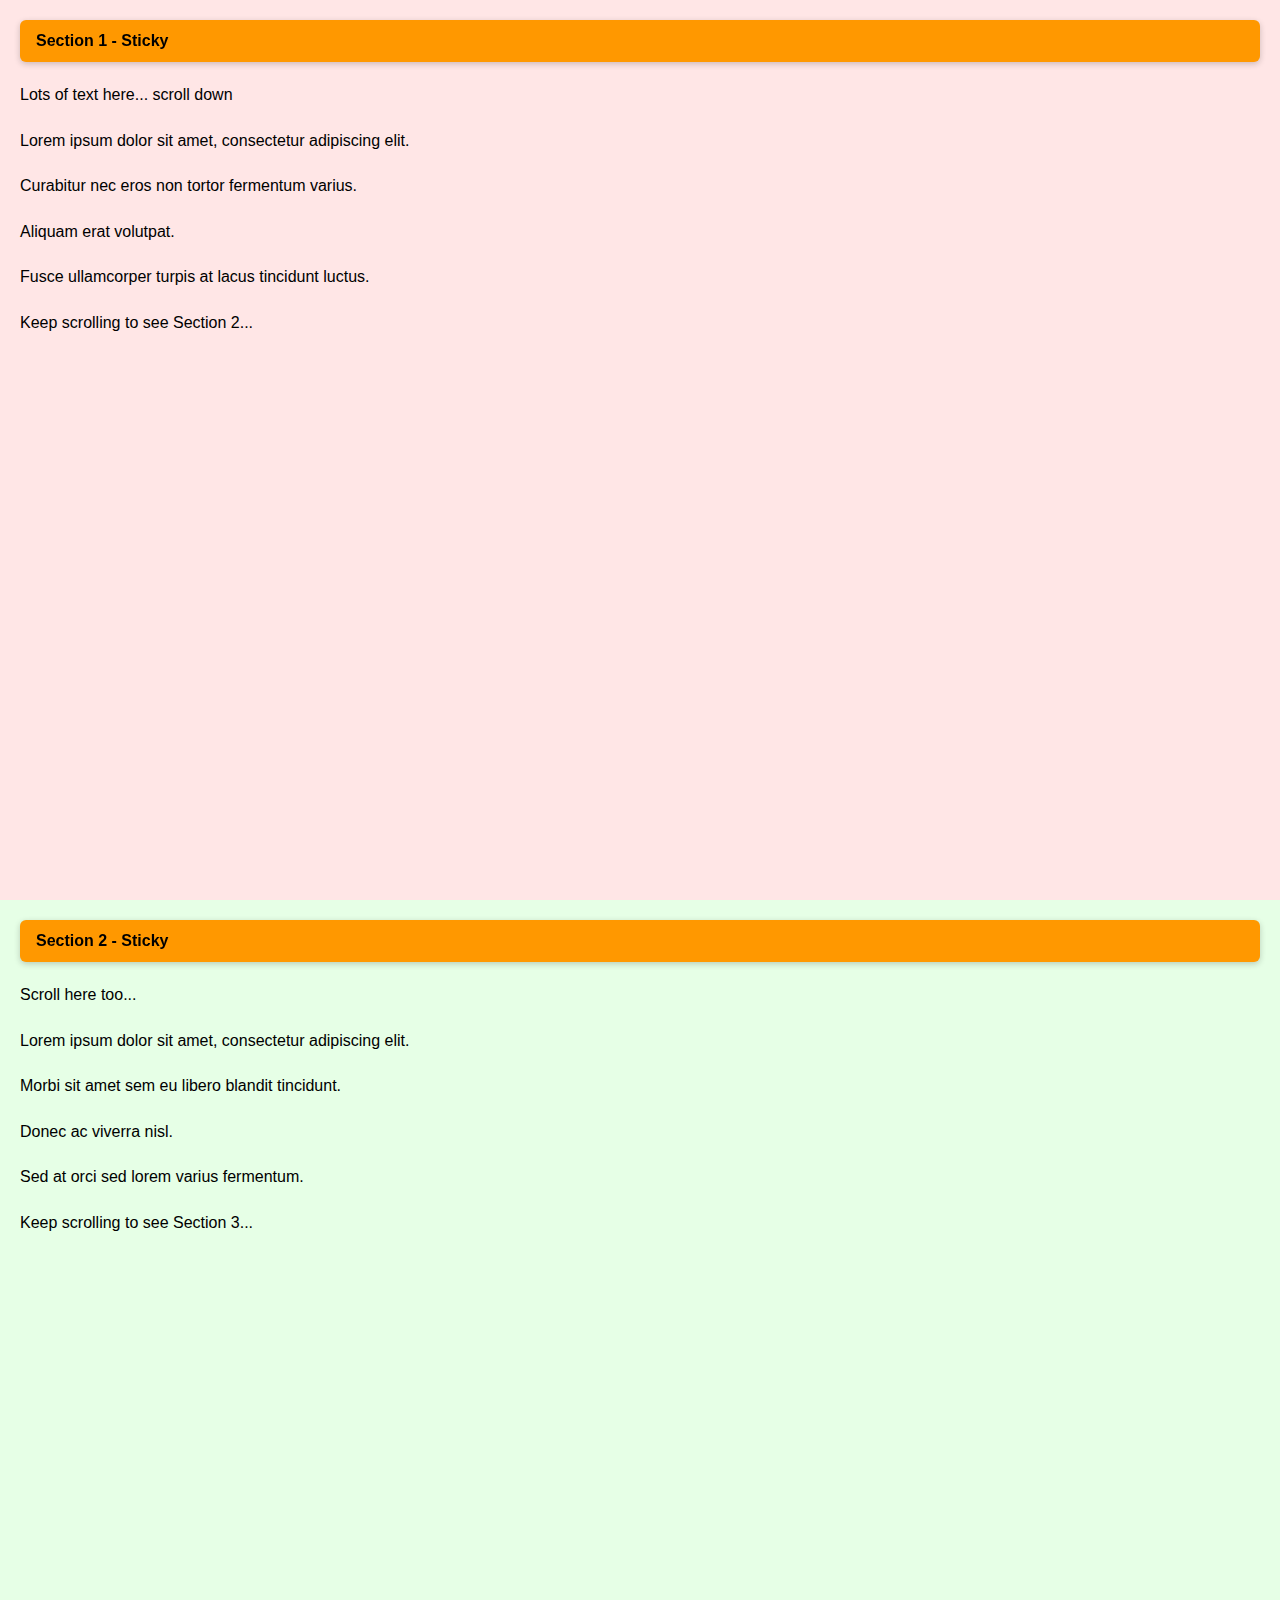
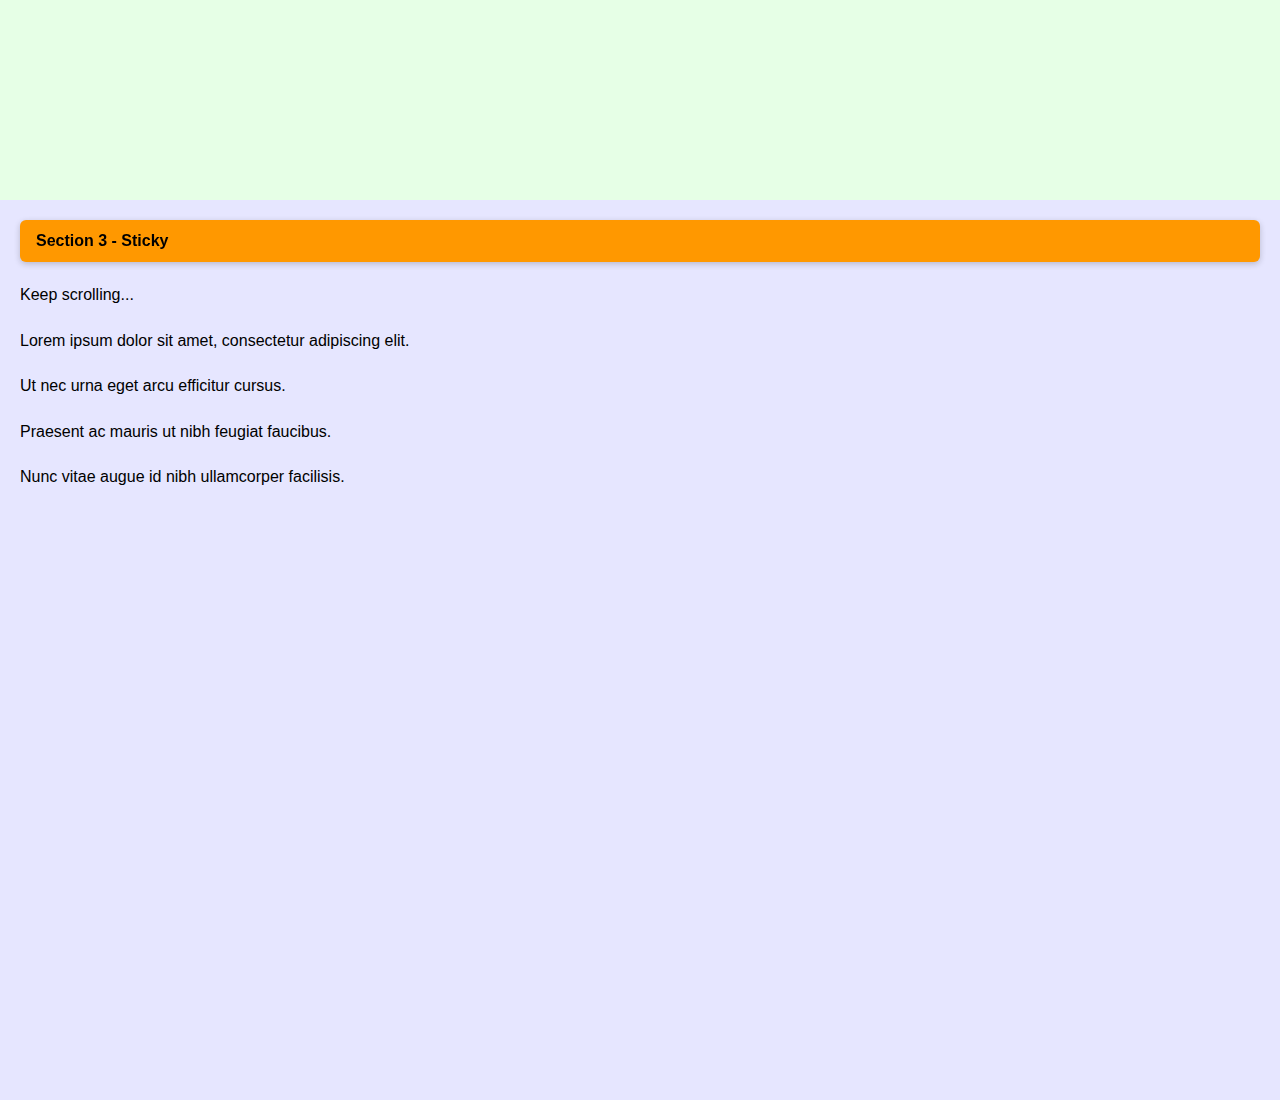
<file: about.html>
<!DOCTYPE html>
<html lang="en">
<head>
  <meta charset="UTF-8">
  <meta name="viewport" content="width=device-width, initial-scale=1.0">
  <title>Sticky in Section Demo</title>
  <style>
    body {
      margin: 0;
      font-family: Arial, sans-serif;
    }

    section {
      min-height: 100vh;        /* each section is at least 1 screen tall */
      padding: 20px;
      box-sizing: border-box;
    }

    /* Different backgrounds to see sections */
    .section1 { background: #ffe6e6; }
    .section2 { background: #e6ffe6; }
    .section3 { background: #e6e6ff; }

    .sticky-box {
      position: sticky;
      top: 0;                   /* sticks to top when scrolling */
      background: #ff9800;
      padding: 12px 16px;
      font-weight: bold;
      border-radius: 6px;
      box-shadow: 0 2px 6px rgba(0,0,0,0.2);
      z-index: 10;
    }

    p {
      margin: 20px 0;
      line-height: 1.6;
    }
  </style>
</head>
<body>

  <section class="section1">
    <div class="sticky-box">Section 1 - Sticky</div>
    <p>Lots of text here... scroll down</p>
    <p>Lorem ipsum dolor sit amet, consectetur adipiscing elit.</p>
    <p>Curabitur nec eros non tortor fermentum varius.</p>
    <p>Aliquam erat volutpat.</p>
    <p>Fusce ullamcorper turpis at lacus tincidunt luctus.</p>
    <p>Keep scrolling to see Section 2...</p>
  </section>

  <section class="section2">
    <div class="sticky-box">Section 2 - Sticky</div>
    <p>Scroll here too...</p>
    <p>Lorem ipsum dolor sit amet, consectetur adipiscing elit.</p>
    <p>Morbi sit amet sem eu libero blandit tincidunt.</p>
    <p>Donec ac viverra nisl.</p>
    <p>Sed at orci sed lorem varius fermentum.</p>
    <p>Keep scrolling to see Section 3...</p>
  </section>

  <section class="section3">
    <div class="sticky-box">Section 3 - Sticky</div>
    <p>Keep scrolling...</p>
    <p>Lorem ipsum dolor sit amet, consectetur adipiscing elit.</p>
    <p>Ut nec urna eget arcu efficitur cursus.</p>
    <p>Praesent ac mauris ut nibh feugiat faucibus.</p>
    <p>Nunc vitae augue id nibh ullamcorper facilisis.</p>
  </section>

</body>
</html>
</file>
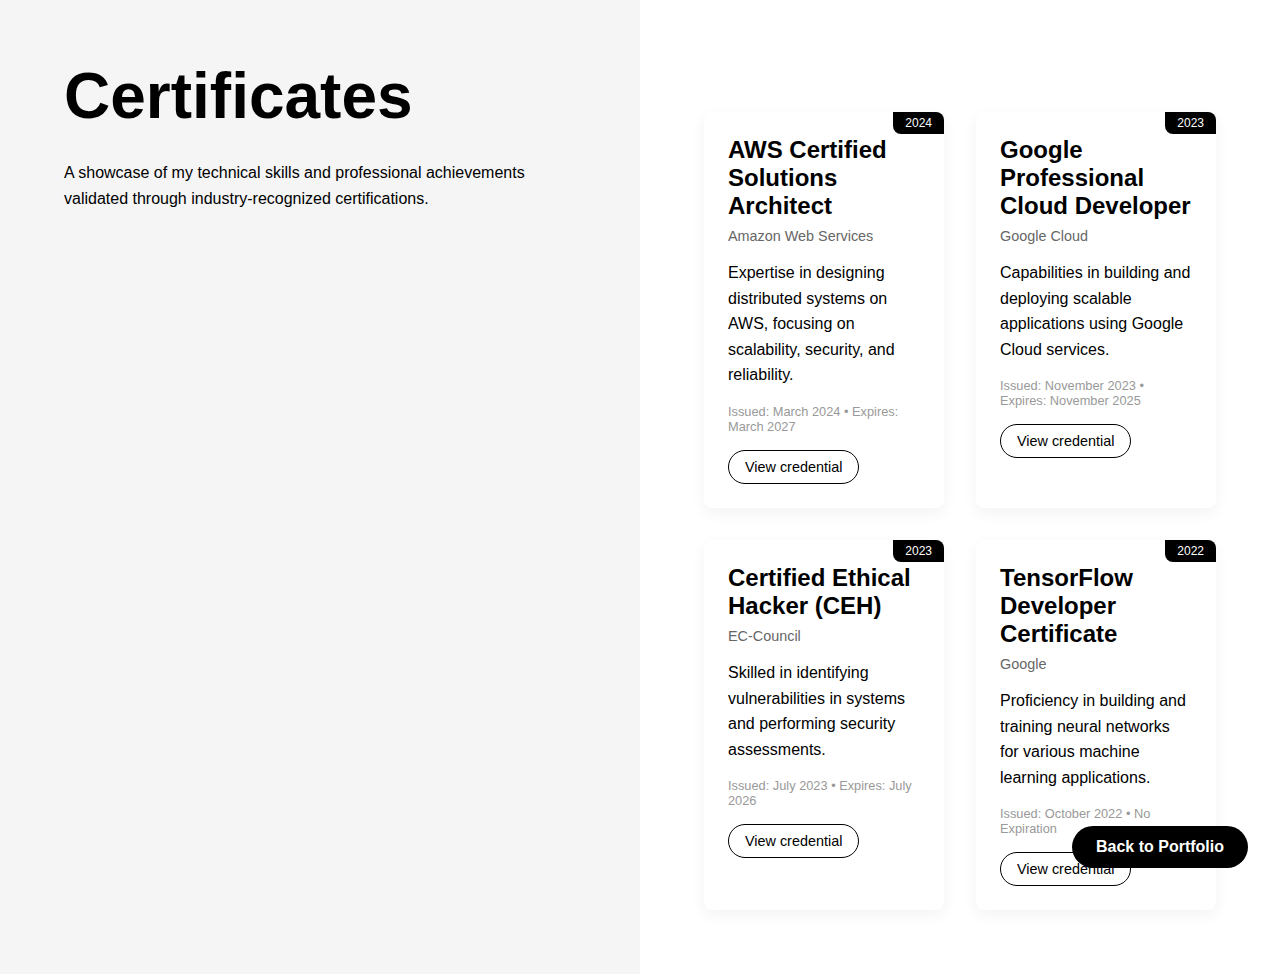
<file: certifications.html>
<!DOCTYPE html>
<html lang="en">
<head>
    <meta charset="UTF-8">
    <meta name="viewport" content="width=device-width, initial-scale=1.0">
    <title>Certificates | Portfolio</title>
    <style>
        /* Reset */
        * {
            margin: 0;
            padding: 0;
            box-sizing: border-box;
            font-family: Arial, sans-serif;
        }
        
        body {
            background-color: #f5f5f5;
            color: #000;
            overflow-x: hidden;
        }
        
        /* Layout */
        .container {
            display: flex;
            min-height: 100vh;
        }
        
        .left-side {
            width: 50%;
            padding: 4rem;
            position: relative;
        }
        
        .right-side {
            width: 50%;
            padding: 4rem;
            background-color: #fff;
            position: relative;
        }
        
        /* Typography */
        h1 {
            font-size: 4rem;
            font-weight: 900;
            margin-bottom: 2rem;
            line-height: 1;
        }
        
        h2 {
            font-size: 2rem;
            margin-bottom: 1rem;
        }
        
        p {
            line-height: 1.6;
            margin-bottom: 1rem;
        }
        
        /* Certification card */
        .cert-grid {
            display: grid;
            grid-template-columns: 1fr 1fr;
            gap: 2rem;
            margin-top: 3rem;
        }
        
        .cert-card {
            background-color: #ffffff;
            border-radius: 8px;
            padding: 1.5rem;
            box-shadow: 0 5px 15px rgba(0, 0, 0, 0.05);
            transition: transform 0.3s ease, box-shadow 0.3s ease;
            cursor: pointer;
            position: relative;
            overflow: hidden;
        }
        
        .cert-card:hover {
            transform: translateY(-5px);
            box-shadow: 0 10px 25px rgba(0, 0, 0, 0.1);
        }
        
        .cert-card .badge {
            position: absolute;
            top: 0;
            right: 0;
            background-color: #000;
            color: #fff;
            padding: 0.25rem 0.75rem;
            font-size: 0.75rem;
            border-radius: 0 0 0 8px;
        }
        
        .cert-card h3 {
            margin-bottom: 0.5rem;
            font-size: 1.5rem;
        }
        
        .cert-card .issuer {
            color: #666;
            font-size: 0.9rem;
            margin-bottom: 1rem;
        }
        
        .cert-card .date {
            color: #999;
            font-size: 0.8rem;
        }
        
        .cert-card .link-btn {
            display: inline-block;
            margin-top: 1rem;
            text-decoration: none;
            color: #000;
            border: 1px solid #000;
            padding: 0.5rem 1rem;
            border-radius: 2rem;
            font-size: 0.9rem;
            transition: all 0.3s ease;
        }
        
        .cert-card .link-btn:hover {
            background-color: #000;
            color: #fff;
        }
        
        /* Navigation */
        .nav {
            position: fixed;
            left: 2rem;
            top: 2rem;
            z-index: 100;
        }
        
        .nav a {
            color: #000;
            text-decoration: none;
            margin-right: 1rem;
            font-weight: bold;
        }
        
        /* Contact button */
        .contact-btn {
            position: fixed;
            right: 2rem;
            bottom: 2rem;
            background-color: #000;
            color: #fff;
            text-decoration: none;
            padding: 0.75rem 1.5rem;
            border-radius: 2rem;
            font-weight: bold;
            z-index: 100;
            transition: transform 0.3s ease;
        }
        
        .contact-btn:hover {
            transform: scale(1.05);
        }
        
        /* Responsive */
        @media (max-width: 768px) {
            .container {
                flex-direction: column;
            }
            
            .left-side, .right-side {
                width: 100%;
                padding: 2rem;
            }
            
            .cert-grid {
                grid-template-columns: 1fr;
            }
            
            h1 {
                font-size: 3rem;
            }
        }
    </style>
</head>
<body>
    
    <a href="index.html" class="contact-btn">Back to Portfolio</a>
    
    <div class="container">
        <div class="left-side">
            <h1>Certificates</h1>
            <p>A showcase of my technical skills and professional achievements validated through industry-recognized certifications.</p>
        </div>
        
        <div class="right-side">
            <div class="cert-grid">
                <!-- You can duplicate these cards for each certification -->
                <div class="cert-card">
                    <div class="badge">2024</div>
                    <h3>AWS Certified Solutions Architect</h3>
                    <div class="issuer">Amazon Web Services</div>
                    <p>Expertise in designing distributed systems on AWS, focusing on scalability, security, and reliability.</p>
                    <div class="date">Issued: March 2024 • Expires: March 2027</div>
                    <a href="#" class="link-btn">View credential</a>
                </div>
                
                <div class="cert-card">
                    <div class="badge">2023</div>
                    <h3>Google Professional Cloud Developer</h3>
                    <div class="issuer">Google Cloud</div>
                    <p>Capabilities in building and deploying scalable applications using Google Cloud services.</p>
                    <div class="date">Issued: November 2023 • Expires: November 2025</div>
                    <a href="#" class="link-btn">View credential</a>
                </div>
                
                <div class="cert-card">
                    <div class="badge">2023</div>
                    <h3>Certified Ethical Hacker (CEH)</h3>
                    <div class="issuer">EC-Council</div>
                    <p>Skilled in identifying vulnerabilities in systems and performing security assessments.</p>
                    <div class="date">Issued: July 2023 • Expires: July 2026</div>
                    <a href="#" class="link-btn">View credential</a>
                </div>
                
                <div class="cert-card">
                    <div class="badge">2022</div>
                    <h3>TensorFlow Developer Certificate</h3>
                    <div class="issuer">Google</div>
                    <p>Proficiency in building and training neural networks for various machine learning applications.</p>
                    <div class="date">Issued: October 2022 • No Expiration</div>
                    <a href="#" class="link-btn">View credential</a>
                </div>
            </div>
        </div>
    </div>
</body>
</html>
</file>
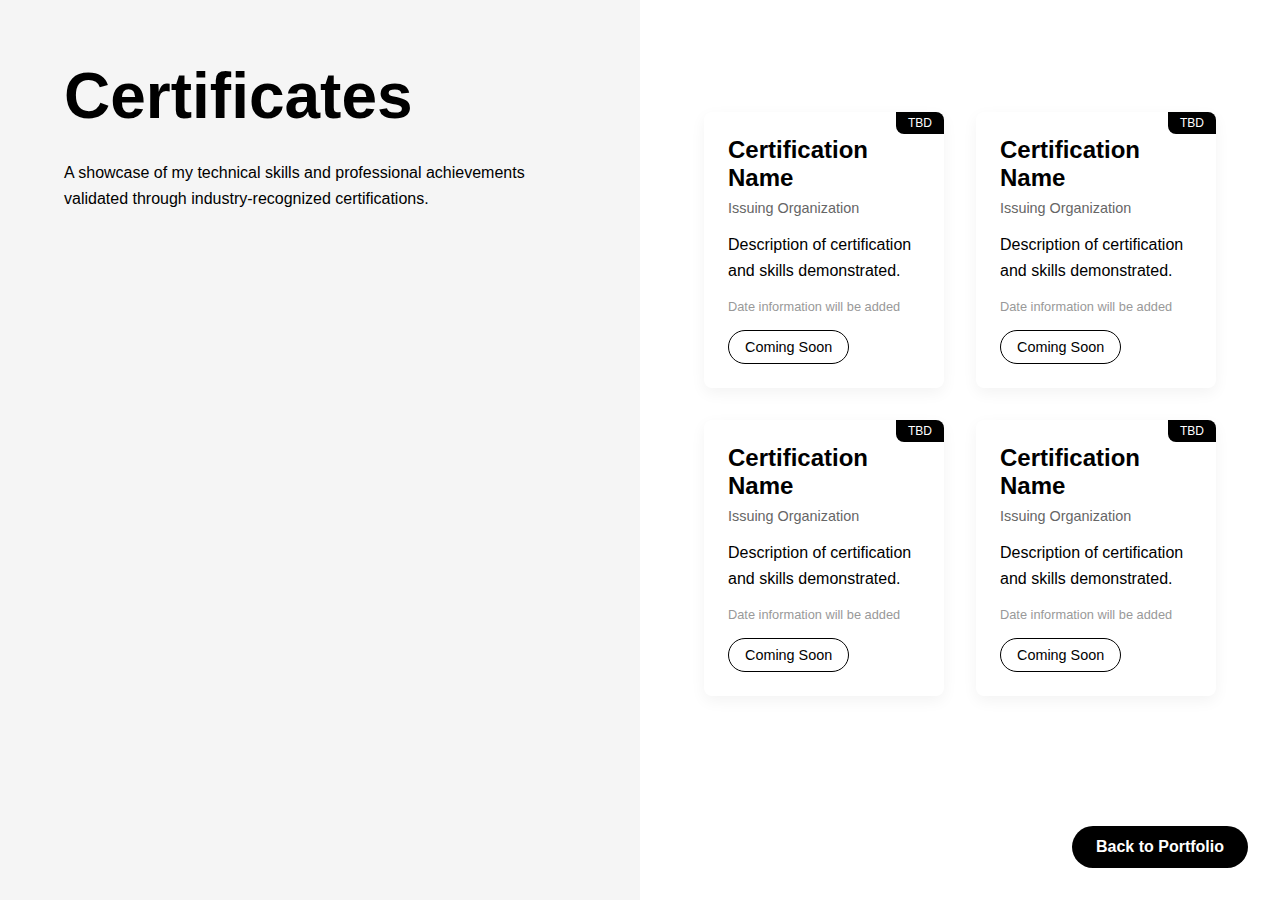
<file: Hjemmesidemac/certifications.html>
<!DOCTYPE html>
<html lang="en">
<head>
    <meta charset="UTF-8">
    <meta name="viewport" content="width=device-width, initial-scale=1.0">
    <title>Certificates | Portfolio</title>
    <style>
        /* Reset */
        * {
            margin: 0;
            padding: 0;
            box-sizing: border-box;
            font-family: Arial, sans-serif;
        }
        
        body {
            background-color: #f5f5f5;
            color: #000;
            overflow-x: hidden;
        }
        
        /* Layout */
        .container {
            display: flex;
            min-height: 100vh;
        }
        
        .left-side {
            width: 50%;
            padding: 4rem;
            position: relative;
        }
        
        .right-side {
            width: 50%;
            padding: 4rem;
            background-color: #fff;
            position: relative;
        }
        
        /* Typography */
        h1 {
            font-size: 4rem;
            font-weight: 900;
            margin-bottom: 2rem;
            line-height: 1;
        }
        
        h2 {
            font-size: 2rem;
            margin-bottom: 1rem;
        }
        
        p {
            line-height: 1.6;
            margin-bottom: 1rem;
        }
        
        /* Certification card */
        .cert-grid {
            display: grid;
            grid-template-columns: 1fr 1fr;
            gap: 2rem;
            margin-top: 3rem;
        }
        
        .cert-card {
            background-color: #ffffff;
            border-radius: 8px;
            padding: 1.5rem;
            box-shadow: 0 5px 15px rgba(0, 0, 0, 0.05);
            transition: transform 0.3s ease, box-shadow 0.3s ease;
            cursor: pointer;
            position: relative;
            overflow: hidden;
        }
        
        .cert-card:hover {
            transform: translateY(-5px);
            box-shadow: 0 10px 25px rgba(0, 0, 0, 0.1);
        }
        
        .cert-card .badge {
            position: absolute;
            top: 0;
            right: 0;
            background-color: #000;
            color: #fff;
            padding: 0.25rem 0.75rem;
            font-size: 0.75rem;
            border-radius: 0 0 0 8px;
        }
        
        .cert-card h3 {
            margin-bottom: 0.5rem;
            font-size: 1.5rem;
        }
        
        .cert-card .issuer {
            color: #666;
            font-size: 0.9rem;
            margin-bottom: 1rem;
        }
        
        .cert-card .date {
            color: #999;
            font-size: 0.8rem;
        }
        
        .cert-card .link-btn {
            display: inline-block;
            margin-top: 1rem;
            text-decoration: none;
            color: #000;
            border: 1px solid #000;
            padding: 0.5rem 1rem;
            border-radius: 2rem;
            font-size: 0.9rem;
            transition: all 0.3s ease;
        }
        
        .cert-card .link-btn:hover {
            background-color: #000;
            color: #fff;
        }
        
        /* Navigation */
        .nav {
            position: fixed;
            left: 2rem;
            top: 2rem;
            z-index: 100;
        }
        
        .nav a {
            color: #000;
            text-decoration: none;
            margin-right: 1rem;
            font-weight: bold;
        }
        
        /* Contact button */
        .contact-btn {
            position: fixed;
            right: 2rem;
            bottom: 2rem;
            background-color: #000;
            color: #fff;
            text-decoration: none;
            padding: 0.75rem 1.5rem;
            border-radius: 2rem;
            font-weight: bold;
            z-index: 100;
            transition: transform 0.3s ease;
        }
        
        .contact-btn:hover {
            transform: scale(1.05);
        }
        
        /* Responsive */
        @media (max-width: 768px) {
            .container {
                flex-direction: column;
            }
            
            .left-side, .right-side {
                width: 100%;
                padding: 2rem;
            }
            
            .cert-grid {
                grid-template-columns: 1fr;
            }
            
            h1 {
                font-size: 3rem;
            }
        }
    </style>
</head>
<body>
    
    <a href="index.html#start" class="contact-btn">Back to Portfolio</a>
    
<div class="container">
 <div class="left-side">
<h1>Certificates</h1>
<p>A showcase of my technical skills and professional achievements validated through industry-recognized certifications.</p>
</div>
<div class="right-side">
<div class="cert-grid">
<!-- Placeholder certification cards -->
<div class="cert-card">
<div class="badge">TBD</div>
<h3>Certification Name</h3>
<div class="issuer">Issuing Organization</div>
<p>Description of certification and skills demonstrated.</p>
<div class="date">Date information will be added</div>
<div class="link-btn">Coming Soon</div>
</div>
<div class="cert-card">
<div class="badge">TBD</div>
<h3>Certification Name</h3>
<div class="issuer">Issuing Organization</div>
<p>Description of certification and skills demonstrated.</p>
<div class="date">Date information will be added</div>
<div class="link-btn">Coming Soon</div>
</div>
<div class="cert-card">
<div class="badge">TBD</div>
<h3>Certification Name</h3>
<div class="issuer">Issuing Organization</div>
<p>Description of certification and skills demonstrated.</p>
<div class="date">Date information will be added</div>
<div class="link-btn">Coming Soon</div>
</div>
<div class="cert-card">
<div class="badge">TBD</div>
<h3>Certification Name</h3>
<div class="issuer">Issuing Organization</div>
<p>Description of certification and skills demonstrated.</p>
<div class="date">Date information will be added</div>
<div class="link-btn">Coming Soon</div>
</div>
</div>
</div>
</div>
</body>
</html>
</file>
